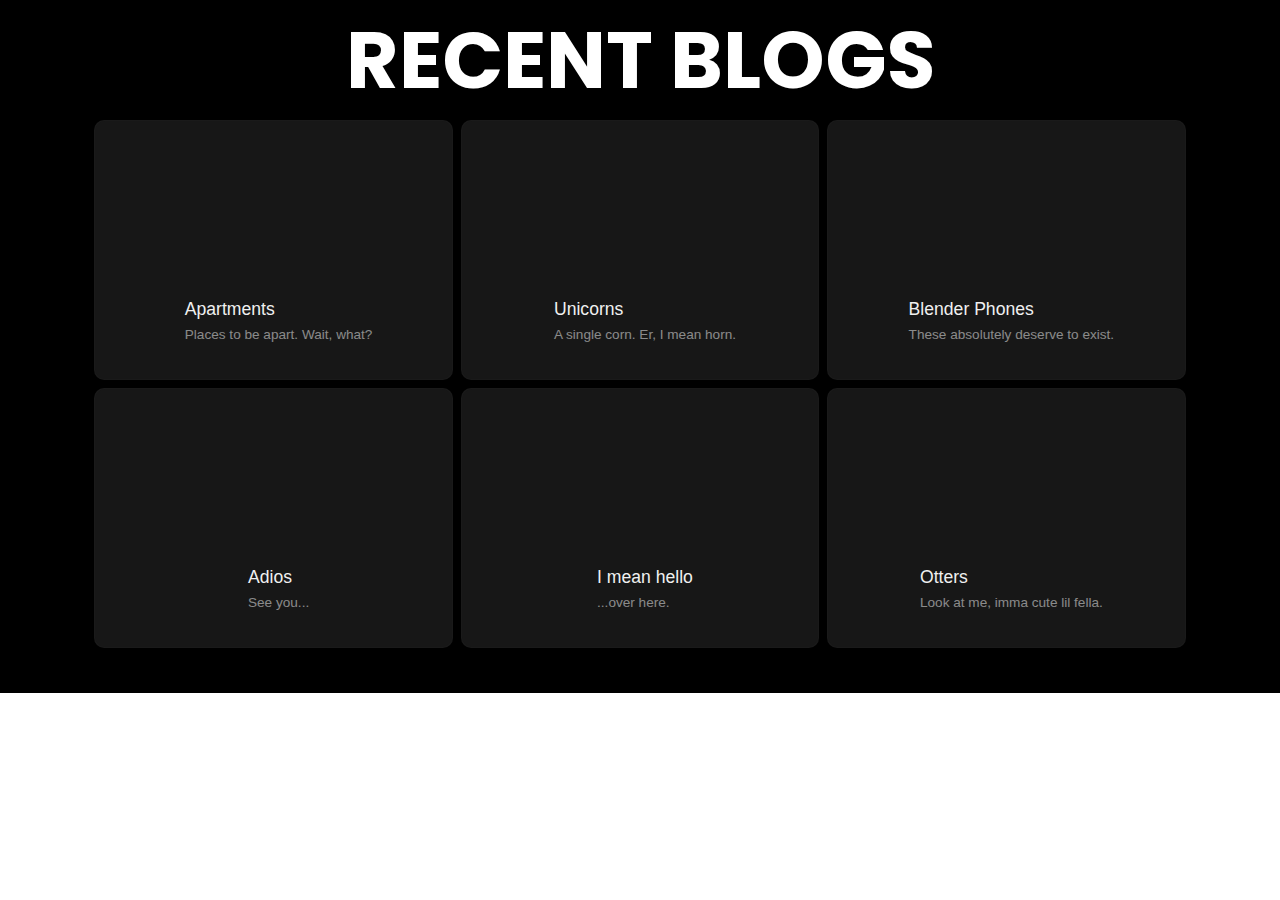
<file: blog.html>
<!DOCTYPE html>
<html lang="en">
 <head>
 <meta charset="utf-8">
 <title> Soteria </title>
 <meta name="viewport" content="width=device, initial-scale=1">
 <link href="https://fonts.googleapis.com/css2?family=Poppins:ital,wght@0,100;0,200;0,300;0,400;0,500;0,600;0,700;0,800;0,900;1,100;1,200;1,300;1,400;1,500;1,600;1,700;1,800;1,900&display=swap" rel="stylesheet">
 <link rel="stylesheet"  media="screen and (min-width: 600px)"href="blogstyle.css">
 <link rel="stylesheet" media="screen and (max-width: 600px)" href="mobile1.css">
 <link rel="icon" type="image/x-icon" src="/images/favicon.ico">
 <script src="blog.js" defer></script>
</head>
<body>
<div class="wrapper">
    <section class="title">
<h><strong>RECENT BLOGS</strong></h>
    </section>
    <section class="blogs">
        <div id="cards">
            <div class="card">
              <div class="card-content">
                <div class="card-image">
                  <i class="fa-duotone fa-apartment"></i>
                </div>
                <div class="card-info-wrapper">
                  <div class="card-info">
                    <i class="fa-duotone fa-apartment"></i>
                    <div class="card-info-title">
                      <h3>Apartments</h3>  
                      <h4>Places to be apart. Wait, what?</h4>
                    </div>    
                  </div>
                </div>
              </div>
            </div>
            <div class="card">
              <div class="card-content">
                <div class="card-image">
                  <i class="fa-duotone fa-unicorn"></i>
                </div>
                <div class="card-info-wrapper">
                  <div class="card-info">
                    <i class="fa-duotone fa-unicorn"></i>
                    <div class="card-info-title">
                      <h3>Unicorns</h3>  
                      <h4>A single corn. Er, I mean horn.</h4>
                    </div>    
                  </div>  
                </div>
              </div>
            </div>
            <div class="card">
              <div class="card-content">
                <div class="card-image">
                  <i class="fa-duotone fa-blender-phone"></i>
                </div>
                <div class="card-info-wrapper">
                  <div class="card-info">
                    <i class="fa-duotone fa-blender-phone"></i>
                    <div class="card-info-title">
                      <h3>Blender Phones</h3>  
                      <h4>These absolutely deserve to exist.</h4>
                    </div>    
                  </div>
                </div>
              </div>
            </div>
            <div class="card">
              <div class="card-content">
                <div class="card-image">
                  <i class="fa-duotone fa-person-to-portal"></i>
                </div>
                <div class="card-info-wrapper">
                  <div class="card-info">
                    <i class="fa-duotone fa-person-to-portal"></i>
                    <div class="card-info-title">
                      <h3>Adios</h3>  
                      <h4>See you...</h4>
                    </div>    
                  </div>
                </div>
              </div>
            </div>
            <div class="card">
              <div class="card-content">
                <div class="card-image">
                  <i class="fa-duotone fa-person-from-portal"></i>
                </div>
                <div class="card-info-wrapper">
                  <div class="card-info">
                    <i class="fa-duotone fa-person-from-portal"></i>
                    <div class="card-info-title">
                      <h3>I mean hello</h3>  
                      <h4>...over here.</h4>
                    </div>    
                  </div>
                </div>
              </div>
            </div>
            <div class="card">
              <div class="card-content">
                <div class="card-image">
                  <i class="fa-duotone fa-otter"></i>
                </div>
                <div class="card-info-wrapper">
                  <div class="card-info">
                    <i class="fa-duotone fa-otter"></i>
                    <div class="card-info-title">
                      <h3>Otters</h3>  
                      <h4>Look at me, imma cute lil fella.</h4>
                    </div>    
                  </div>
                </div>
              </div>
            </div>
          </div>
          
    </section>
</div>
</body>
</html>
</file>
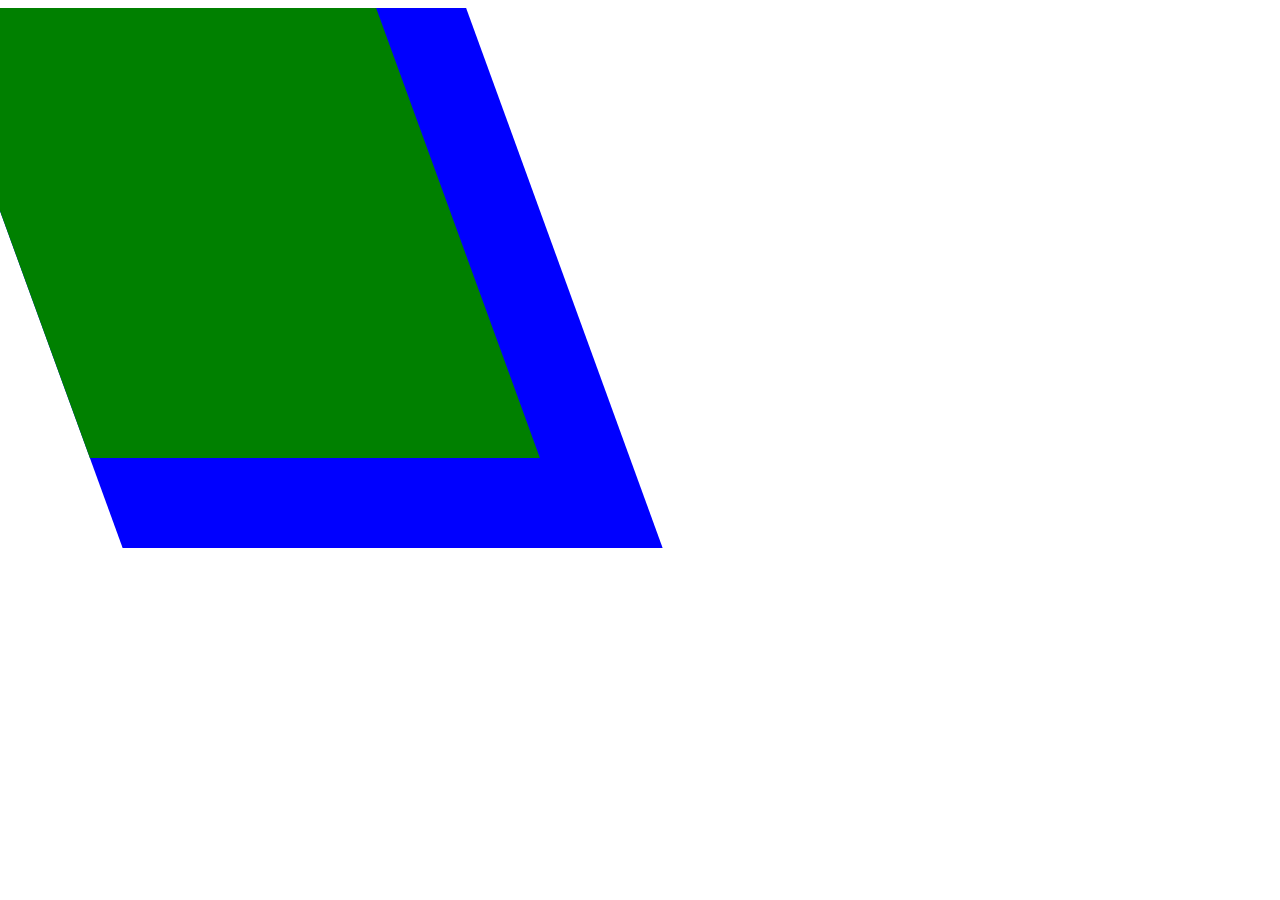
<file: blog1.html>
<!DOCTYPE html>
<html lang="en">
 <head>
 <meta charset="utf-8">
 <title> Soteria </title>
 <meta name="viewport" content="width=device, initial-scale=1">
 <link href="https://fonts.googleapis.com/css2?family=Poppins:ital,wght@0,100;0,200;0,300;0,400;0,500;0,600;0,700;0,800;0,900;1,100;1,200;1,300;1,400;1,500;1,600;1,700;1,800;1,900&display=swap" rel="stylesheet">
 <link rel="stylesheet"  media="screen and (min-width: 600px)"href="blog1.css">
 <link rel="stylesheet" media="screen and (max-width: 600px)" href="mobile1.css">
 <link rel="icon" type="image/x-icon" src="/images/favicon.ico">
</head>
<body>

<div class="wrapper">
    <section class="title">
        <div class="card-wrap">
<div class="card"></div>
</div>
    </section>
</div>
</body>
</html>
</file>
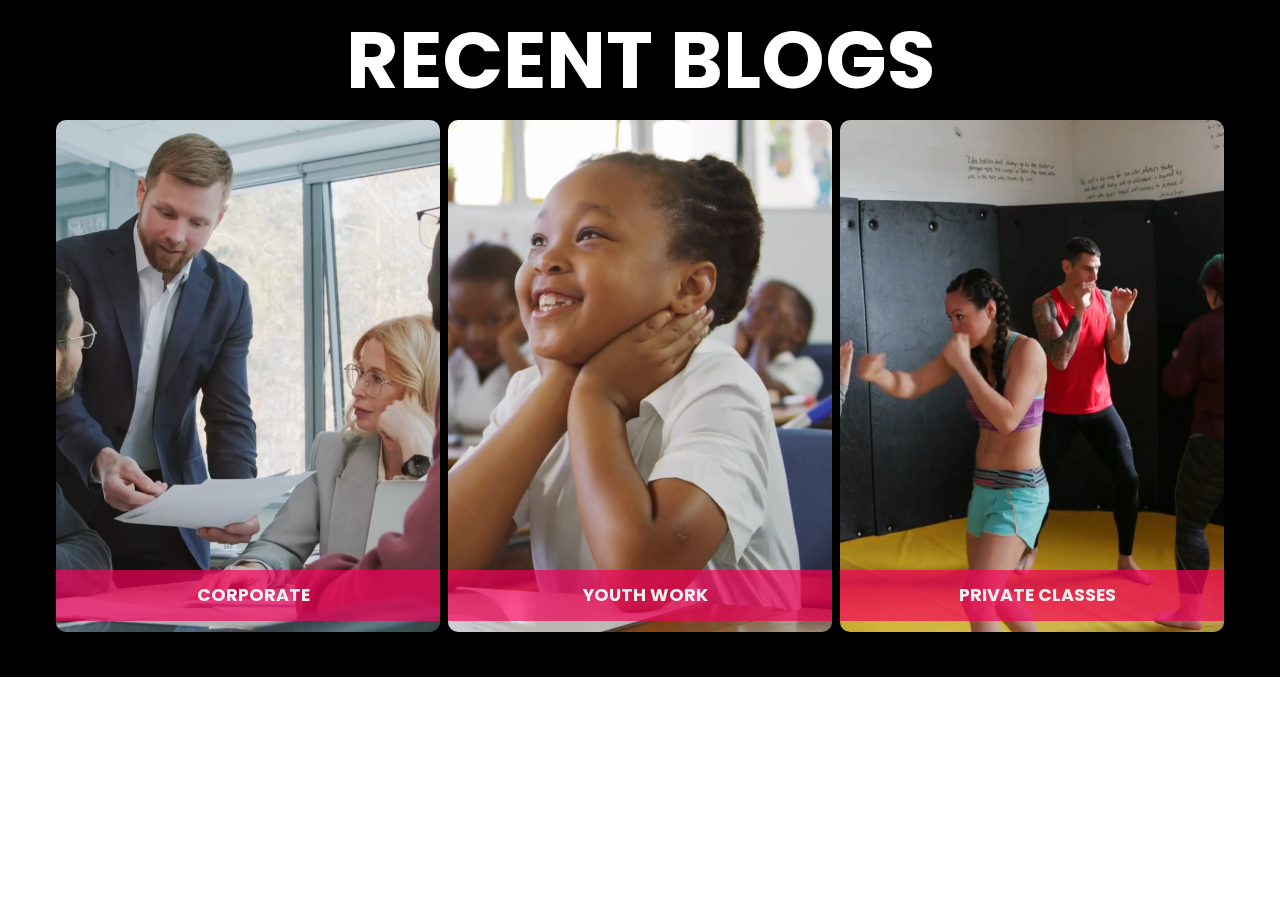
<file: services.html>
<!DOCTYPE html>
<html lang="en">
 <head>
 <meta charset="utf-8">
 <title> Soteria </title>
 <meta name="viewport" content="width=device, initial-scale=1">
 <link href="https://fonts.googleapis.com/css2?family=Poppins:ital,wght@0,100;0,200;0,300;0,400;0,500;0,600;0,700;0,800;0,900;1,100;1,200;1,300;1,400;1,500;1,600;1,700;1,800;1,900&display=swap" rel="stylesheet">
 <link rel="stylesheet"  media="screen and (min-width: 600px)"href="services.css">
 <link rel="stylesheet" media="screen and (max-width: 600px)" href="mobile1.css">
 <link rel="icon" type="image/x-icon" src="/images/favicon.ico">
 <script src="blog.js" defer></script>
</head>
<body>
<div class="wrapper">
    <section class="title">
<h><strong>RECENT BLOGS</strong></h>
    </section>
    <section class="blogs">
        <div id="cards">
            <div class="card">
                  <video src="corpvideo.mp4" autoplay muted loop></video>  
              <div class="card-content">
                <div class="card-image">
                  <i class="fa-duotone fa-apartment"></i>
                </div>
                <div class="card-info-wrapper">
                  <div class="card-info">
                    <i class="fa-duotone fa-apartment"></i>
                    <div class="card-info-title">
                      <h3><strong>CORPORATE</STRONG></h3>  
        
                    </div>    
                  </div>
                </div>
              </div>
            </div>
            <div class="card">
                <video src="yproject.mp4" autoplay muted loop></video>
              <div class="card-content">
                <div class="card-image">
                  <i class="fa-duotone fa-unicorn"></i>
                </div>
                <div class="card-info-wrapper">
                  <div class="card-info">
                    <i class="fa-duotone fa-unicorn"></i>
                    <div class="card-info-title">
                      <h3><strong>YOUTH WORK</strong></h3>  
                      </div>     
                  </div>  
                </div> 
              </div>
            </div>
            <div class="card">
                <video autoplay loop muted src="privatevideo.mp4"> </video>
              <div class="card-content">
                <div class="card-image">
                  <i class="fa-duotone fa-blender-phone"></i>
                </div>
                <div class="card-info-wrapper">
                  <div class="card-info">
                    <i class="fa-duotone fa-blender-phone"></i>
                    <div class="card-info-title">
                      <h3><strong>PRIVATE CLASSES</strong></h3>  
                       </div>    
                  </div>
                </div>
              </div>
            </div>
            </div>
    
    </section>
</div>
</body>
</html>
</file>
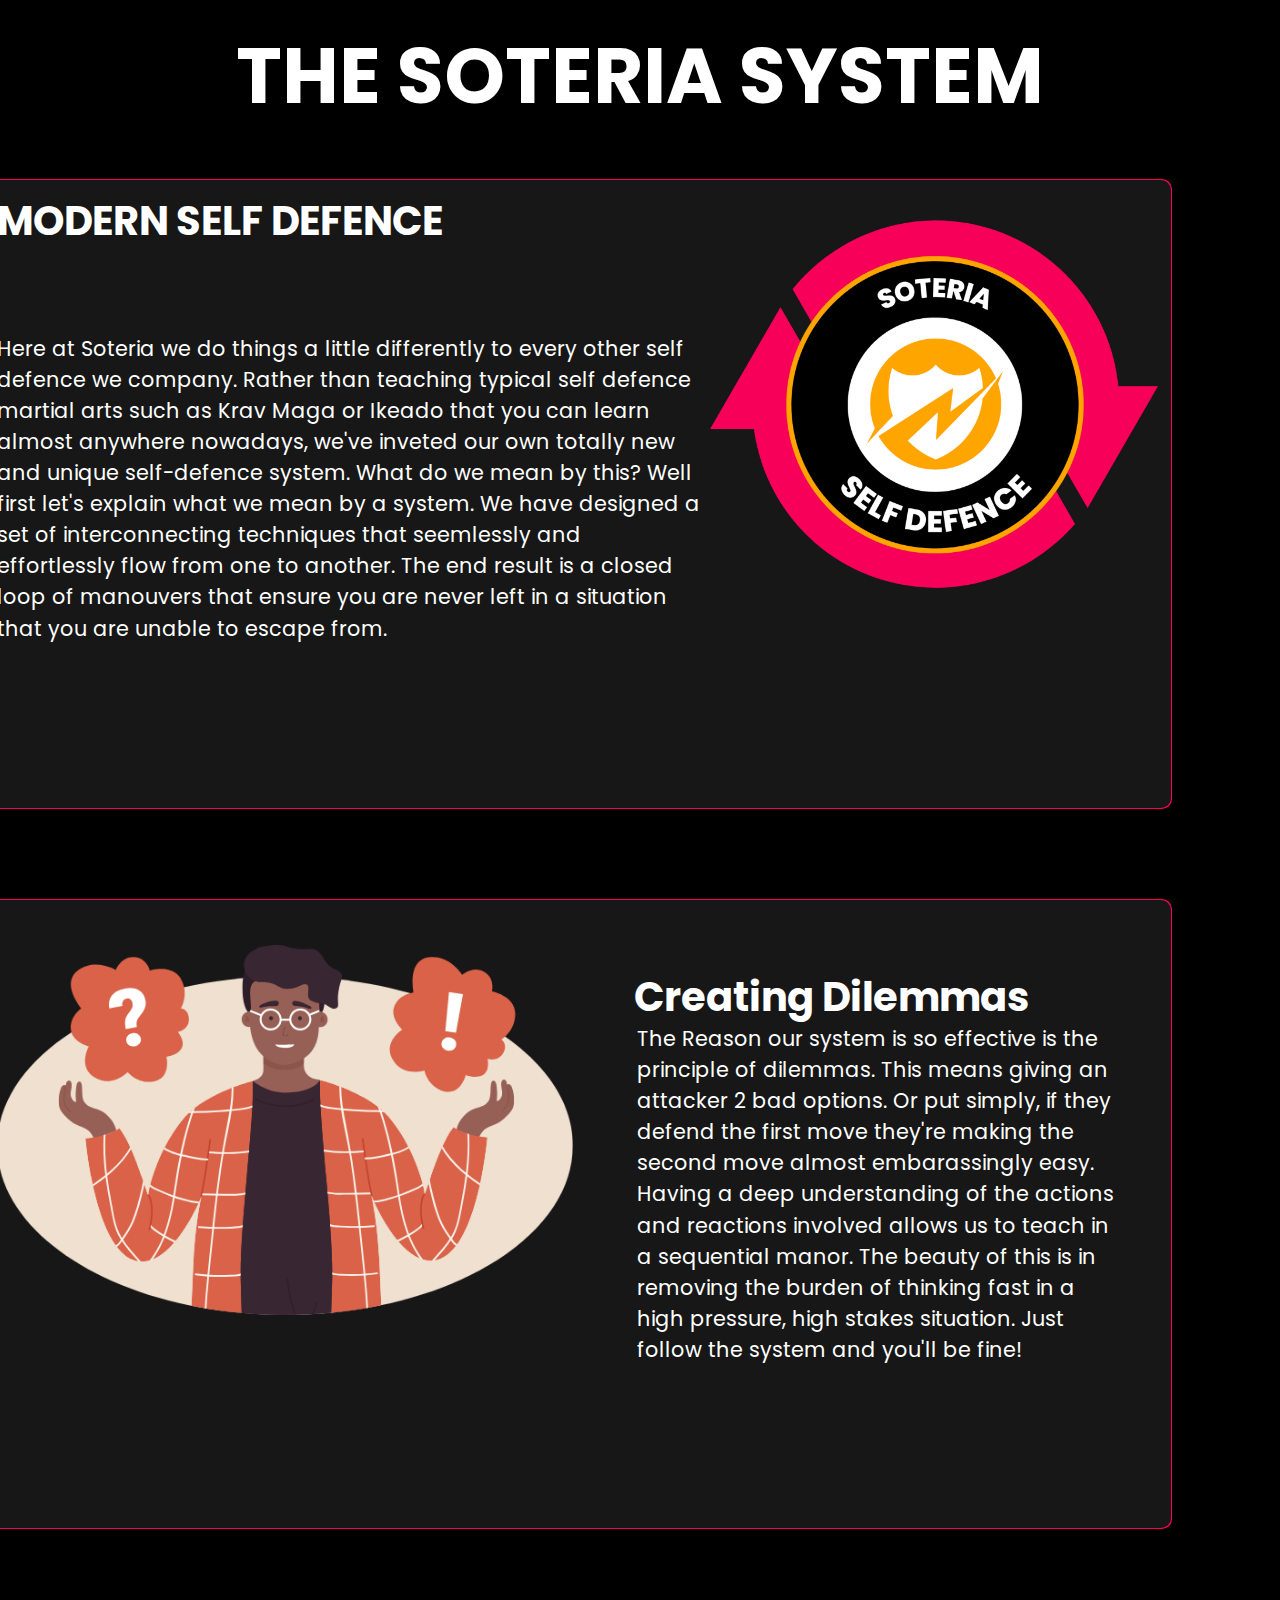
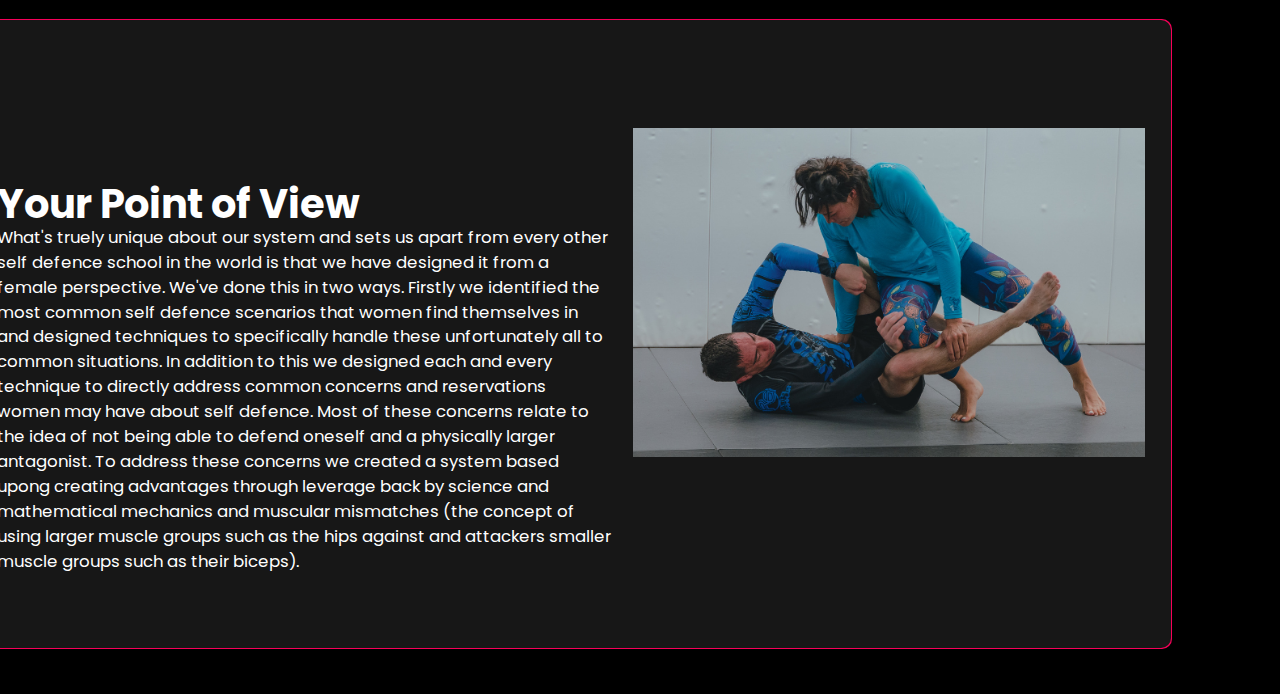
<file: systems.html>
<!DOCTYPE html>
<html lang="en">
 <head>
 <meta charset="utf-8">
 <title> Soteria </title>
 <meta name="viewport" content="width=device, initial-scale=1">
 <link href="https://fonts.googleapis.com/css2?family=Poppins:ital,wght@0,100;0,200;0,300;0,400;0,500;0,600;0,700;0,800;0,900;1,100;1,200;1,300;1,400;1,500;1,600;1,700;1,800;1,900&display=swap" rel="stylesheet">
 <link rel="stylesheet"  media="screen and (min-width: 600px)"href="system.css">
 <link rel="stylesheet" media="screen and (max-width: 600px)" href="mobile1.css">
 <link rel="icon" type="image/x-icon" src="/images/favicon.ico">
<script src="blog.js" defer></script>
</head>
<body>
<div class="wrapper">
<section class="title">
<h><strong>THE SOTERIA SYSTEM</strong></h>
</section>
<section class="info">
    <div id="cards">
        <div class="card">
          <div class="card-content">
            <div class="card-image">
              <i class="fa-duotone fa-apartment"></i>
            </div>
            <div class="card-info-wrapper">
              <div class="card-info">
                <i class="fa-duotone fa-apartment"></i>
                <div class="card-info-title">
                  <h3>MODERN SELF DEFENCE</h3>  
                  <p>Here at Soteria we do things a little differently to every other self defence we company. Rather than teaching
                    typical self defence martial arts such as Krav Maga or Ikeado that you can learn almost anywhere nowadays,
                    we've inveted our own totally new and unique self-defence system. What do we mean by this?
                    Well first let's explain what we mean by a system. We have designed a set of interconnecting techniques
                    that seemlessly and effortlessly flow from one to another. The end result is a closed loop of manouvers that
                    ensure you are never left in a situation that you are unable to escape from.</p>
                    <img src="soteriasystem.png" class="system-image">
                    
                </div>    
              </div>
            </div>
          </div>
        </div>

        <div class="card">
            <div class="card-content">
              <div class="card-image">
                <i class="fa-duotone fa-apartment"></i>
              </div>
              <div class="card-info-wrapper">
                <div class="card-info">
                  <i class="fa-duotone fa-apartment"></i>
                  <div class="card-info-title">
                    <h3 class="dilemma">Creating Dilemmas</h3>  
                    <p class="p2">The Reason our system is so effective is the principle of dilemmas. This means giving an attacker 2 bad options. Or put simply, if they defend the first move they're making the second move almost embarassingly easy. Having a deep understanding of the actions and reactions involved allows us to teach in a sequential manor. The beauty of this is in removing the burden of thinking fast in a high pressure, high stakes situation. Just follow the system and you'll be fine!</p>
                      <img src="dilemma.png" class="dilemma-image">
                      <div class="block"></div>
                  </div>    
                </div>
              </div>
            </div>
          </div>
          <div class="card">
            <div class="card-content">
              <div class="card-image">
                <i class="fa-duotone fa-apartment"></i>
              </div>
              <div class="card-info-wrapper">
                <div class="card-info">
                  <i class="fa-duotone fa-apartment"></i>
                  <div class="card-info-title">
                    <h3 class="POV">Your Point of View</h3>  
                    <p class="p3"> What's truely unique about our system and sets us apart from every other self defence school in the world
                        is that we have designed it from a female perspective. We've done this in two ways. Firstly we identified the most common
                        self defence scenarios that women find themselves in and designed techniques to specifically handle
                        these unfortunately all to common situations. In addition to this we designed each and every technique to
                        directly address common concerns and reservations women may have about self defence. Most of these concerns
                        relate to the idea of not being able to defend oneself and a physically larger antagonist. To address these concerns
                        we created a system based upong creating advantages through leverage back by science and mathematical mechanics and
                        muscular mismatches (the concept of using larger muscle groups such as the hips against and attackers smaller muscle
                        groups such as their biceps).</p><img src="jits.png" class="jits-image">
                  </div>    
                </div>
              </div>
            </div>
          </div>
    </div>
   
    <p class="p4">
        We are also unique in that our core system is designed solely to de-escalate confrontation. We focus our efforts around
        removing grips, escaping holds, and getting back to your feet. This 3 skills are essential in self defence as they give you
        the ability to escape any and every situation you may unfortunately find yourself
    </p>
    
        </section>
</div>
</body>
</html>
</file>
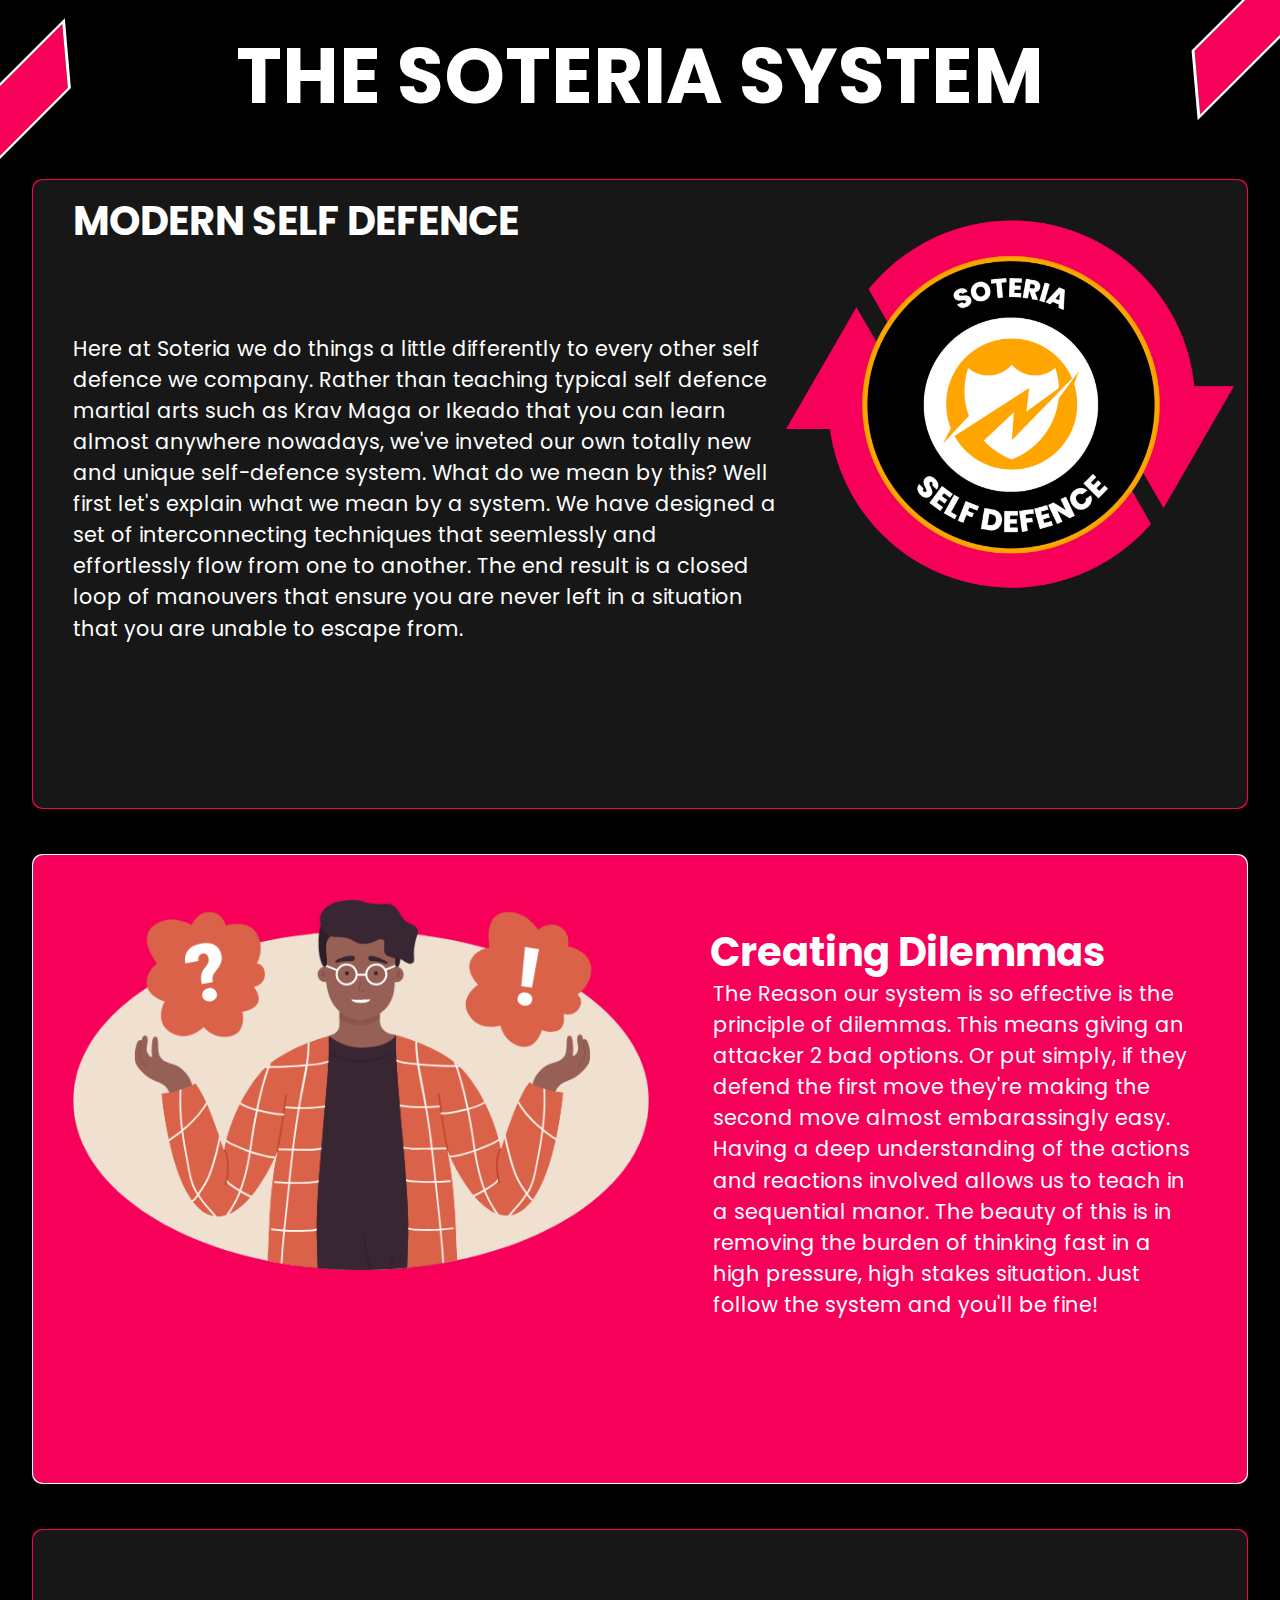
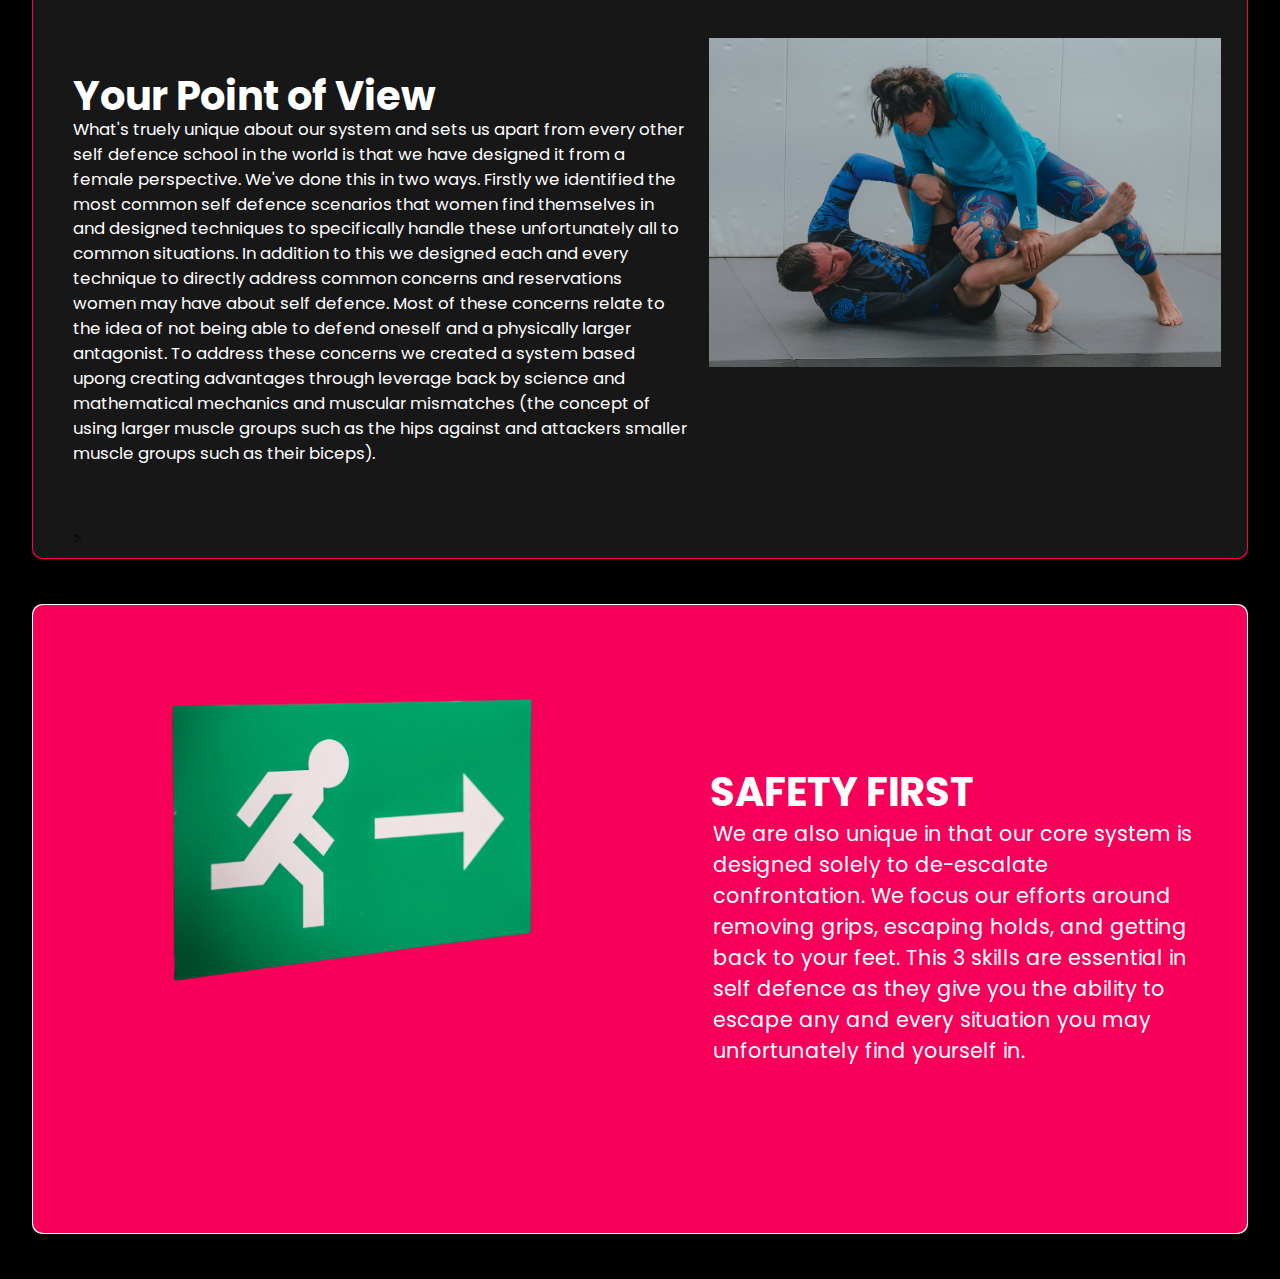
<file: systems2.html>
<!DOCTYPE html>
<html lang="en">
 <head>
 <meta charset="utf-8">
 <title> Soteria </title>
 <meta name="viewport" content="width=device, initial-scale=1">
 <link href="https://fonts.googleapis.com/css2?family=Poppins:ital,wght@0,100;0,200;0,300;0,400;0,500;0,600;0,700;0,800;0,900;1,100;1,200;1,300;1,400;1,500;1,600;1,700;1,800;1,900&display=swap" rel="stylesheet">
 <link rel="stylesheet"  media="screen and (min-width: 600px)"href="system.css">
 <link rel="stylesheet" media="screen and (max-width: 600px)" href="mobile1.css">
 <link rel="icon" type="image/x-icon" src="/images/favicon.ico">
<script src="blog.js" defer></script>
</head>
<body>
<div class="wrapper">
<section class="title">
<h><strong>THE SOTERIA SYSTEM</strong></h>
</section>
<section class="info">
    <div class="top-para"></div>
    <div class="top-para2"></div>
    <div id="cards">
        <div class="card">
          <div class="card-content">
            <div class="card-image">
              <i class="fa-duotone fa-apartment"></i>
            </div>
            <div class="card-info-wrapper">
              <div class="card-info">
                <i class="fa-duotone fa-apartment"></i>
                <div class="card-info-title">
                  <h3>MODERN SELF DEFENCE</h3>  
                  <p>Here at Soteria we do things a little differently to every other self defence we company. Rather than teaching
                    typical self defence martial arts such as Krav Maga or Ikeado that you can learn almost anywhere nowadays,
                    we've inveted our own totally new and unique self-defence system. What do we mean by this?
                    Well first let's explain what we mean by a system. We have designed a set of interconnecting techniques
                    that seemlessly and effortlessly flow from one to another. The end result is a closed loop of manouvers that
                    ensure you are never left in a situation that you are unable to escape from.</p>
                    <img src="soteriasystem.png" class="system-image">
                    
                </div>    
              </div>
            </div>
          </div>
        </div>
    </div>
    </section>
    <section class="info2">
        <div id="cards2">
        <div class="card2">
            <div class="card-content2">
              <div class="card-image2">
                <i class="fa-duotone fa-apartment"></i>
              </div>
              <div class="card-info-wrapper2">
                <div class="card-info2">
                  <i class="fa-duotone fa-apartment"></i>
                  <div class="card-info-title2">
                    <h3 class="dilemma">Creating Dilemmas</h3>  
                    <p class="p2">The Reason our system is so effective is the principle of dilemmas. This means giving an attacker 2 bad options. Or put simply, if they defend the first move they're making the second move almost embarassingly easy. Having a deep understanding of the actions and reactions involved allows us to teach in a sequential manor. The beauty of this is in removing the burden of thinking fast in a high pressure, high stakes situation. Just follow the system and you'll be fine!</p>
                      <img src="dilemma.png" class="dilemma-image">
                  </div>    
                </div>
              </div>
            </div>
          </div>
        </div>
        </section>
        <section class="info">
             <div id="cards3">
            <div class="card">
              <div class="card-content">
                <div class="card-image">
                  <i class="fa-duotone fa-apartment"></i>
                </div>
                <div class="card-info-wrapper">
                  <div class="card-info">
                    <i class="fa-duotone fa-apartment"></i>
                    <div class="card-info-title">
                        <h3 class="POV">Your Point of View</h3>  
                        <p class="p3"> What's truely unique about our system and sets us apart from every other self defence school in the world
                            is that we have designed it from a female perspective. We've done this in two ways. Firstly we identified the most common
                            self defence scenarios that women find themselves in and designed techniques to specifically handle
                            these unfortunately all to common situations. In addition to this we designed each and every technique to
                            directly address common concerns and reservations women may have about self defence. Most of these concerns
                            relate to the idea of not being able to defend oneself and a physically larger antagonist. To address these concerns
                            we created a system based upong creating advantages through leverage back by science and mathematical mechanics and
                            muscular mismatches (the concept of using larger muscle groups such as the hips against and attackers smaller muscle
                            groups such as their biceps).</p><img src="jits.png" class="jits-image">>
                        
                    </div>    
                  </div>
                </div>
              </div>
            </div>
        </div>
        </section>
        <section class="info2">
            <div id="cards4">
            <div class="card2">
                <div class="card-content2">
                  <div class="card-image2">
                    <i class="fa-duotone fa-apartment"></i>
                  </div>
                  <div class="card-info-wrapper2">
                    <div class="card-info2">
                      <i class="fa-duotone fa-apartment"></i>
                      <div class="card-info-title2">
                        <h3 class="dilemma">SAFETY FIRST</h3>  
                        <p class="p4">
                            We are also unique in that our core system is designed solely to de-escalate confrontation. We focus our efforts around
                            removing grips, escaping holds, and getting back to your feet. This 3 skills are essential in self defence as they give you
                            the ability to escape any and every situation you may unfortunately find yourself in.
                        </p><img src="exit.png" class="dilemma-image">
                      </div>    
                    </div>
                  </div>
                </div>
              </div>
            </div>
            </section>
        
    </body>
</html>
</file>
<file: blogstyle.css>
.wrapper {
    position: absolute;
    top: 0;
    left: 0;
    width: 100vw;
    height:fit-content;
    background-color: black;
    overflow: hidden; 
}

.title {
    display: flex;
    height: fit-content;
    width: 100vw;
    justify-content: center;
}

.title h {
color: white;
font-family: "Poppins", sans-serif;
font-size: 60pt;
}

:root {
    --bg-color: rgb(20, 20, 20);
    --card-color: rgb(23, 23, 23);
  }
  
.blogs{
    display: flex;
    justify-content: center;
    margin-bottom: 5vh;
    flex-direction: row;
    align-items: center;
}
  
  #cards {
    display: flex;
    flex-wrap: wrap;
    gap: 8px;  
    max-width: 90vw;
    width: calc(100% - 20px);
    justify-content: center;
    align-items: center;
    align-content: center;
  }
  
  #cards:hover > .card::after {
    opacity: 1;
  }
  
  .card {
    background-color: rgba(255, 255, 255, 0.1);
    border-radius: 10px;
    cursor: pointer;
    display: flex;
    height: 260px;
    flex-direction: row;
    position: relative; 
    width: 28vw;  
  }
  
  .card {
    background-color: rgba(255, 255, 255, 0.1);
    border-radius: 10px;
    cursor: pointer;
    display: flex;
    height: 260px;
    flex-direction: row;
    position: relative; 
    width: 28vw;  
  }

  .card:hover::before {
    opacity: 1;
  }
  
  .card::before,
  .card::after {
    border-radius: inherit;
    content: "";
    height: 100%;
    left: 0px;
    opacity: 0;
    position: absolute;
    top: 0px;
    transition: opacity 500ms;
    width: 100%;
  }
  
  .card::before {
    background: radial-gradient(
      600px circle at var(--mouse-x) var(--mouse-y), 
      #f60059,
      transparent 40%
    );
    z-index: 3;
  }
  
  .card::after {  
    background: radial-gradient(
      600px circle at var(--mouse-x) var(--mouse-y), 
      #f60059,
      transparent 40%
    );
    z-index: 1;
  }
  
  .card > .card-content {
    background-color: var(--card-color);
    border-radius: inherit;
    display: flex;
    flex-direction: column;
    flex-grow: 1;
    inset: 1px;
    padding: 10px;
    position: absolute;
    z-index: 2;
  }
  
  /* -- ↓ ↓ ↓ extra card content styles ↓ ↓ ↓ -- */
  
  h1, h2, h3, h4, span {
    color: rgb(240, 240, 240);
    font-family: "Rubik", sans-serif;
    font-weight: 400;
    margin: 0px;
  }
  
  i {  
    color: rgb(240, 240, 240);
  }
  
  .card-image {
    align-items: center;
    display: flex;
    height: 140px;
    justify-content: center;
    overflow: hidden;
  }
  
  .card-image > i {
    font-size: 6em;
    opacity: 0.25;
  }
  
  .card-info-wrapper {
    align-items: center;
    display: flex;
    flex-grow: 1;
    justify-content: center;
    padding: 0px 20px;
  }
  
  .card-info {
    align-items: flex-start;
    display: flex;
    gap: 10px;
  }
  
  .card-info > i {  
    font-size: 1em;
    height: 20px;
    line-height: 20px;
  }
  
  .card-info-title > h3 {
    font-size: 1.1em;
    line-height: 20px;
  }
  
  .card-info-title > h4 {
    color: rgba(255, 255, 255, 0.5);
    font-size: 0.85em;
    margin-top: 8px;
  }
  
  /* -- ↓ ↓ ↓ some responsiveness ↓ ↓ ↓ -- */
  
  @media(max-width: 1000px) {
    body {
      align-items: center;  
      overflow: auto;
    }
    
    #cards {    
      max-width: 1000px;
      padding: 10px 0px;
    }
    
    .card {
      flex-shrink: 1;
      width: calc(50% - 4px);
    }
  }
  
  @media(max-width: 500px) {
    .card {
      height: 180px;
    }
    
    .card-image {
      height: 80px;  
    }
    
    .card-image > i {
      font-size: 3em;
    }
      
    .card-info-wrapper {
      padding: 0px 10px;
    }
    
    .card-info > i { 
      font-size: 0.8em; 
    }
    
    .card-info-title > h3 {
      font-size: 0.9em;
    }
  
    .card-info-title > h4 {
      font-size: 0.8em;
      margin-top: 4px;
    }
  }
  
  @media(max-width: 320px) {
    .card {
      width: 100%;
    }
  }
</file>
<file: mobile1.css>
html{
    min-height:100%;/* make sure it is at least as tall as the viewport */
    position:relative;
}
body{
    height:100%; 
    background-color: black;
}   

.corporate-video {
    height: 60vh;
}
    

.slide video {
    height: 100%; 
z-index: 85;}



#cards {
    display: flex;
    flex-direction: row;
    gap: 8px;  
    max-width: 95vw;
    width: 100vw; 
    justify-content: center;
    align-items: center;
    z-index: 2;
    align-content: center;
    margin-bottom: 5vh; 
    
  }



.card-info-title {
    background: black; 
    height: 3.5em;align-content: center;  
    justify-content: flex-end;
    position: absolute;top:70%; left: 8%;    
    z-index: 10002;
    width: 80vw;  
      }




.navbar{
    background: rgba(0, 0, 0, 1);  
    width: 8.5vh; 
    height: 8vh;  
    position:fixed;
    display: flex;
    z-index: 1345435;
    flex-direction: row; 
    justify-content: flex-start;     
    align-items:center;
    transition: 900ms ease-in-out; 
    align-content: space-between; 
    margin: 0;
    row-gap: 0px;
    opacity: .9; 
       
}


.navbar:hover p {
    display: flex; 
    align-self: flex-end;
    justify-self:flex-end; 
    position: relative;left: 2vh; 
}

.navbar p {
    display:none;
font-family: 'poppins',sans-serif; 
font-weight: bold;
position: relative;left: 1vw; 
text-align: left;
color: white;}     

.navbar:hover .home-link {
    position: absolute; top:0vh;
    width: 35vw; 
}


.home-link p {
margin-left: 5vh;   
}


.navbar:hover {
width: 40vw;       
height: 100vh;
}

.navbar:hover li {
    border-top: solid rgba(255, 255, 255, 0.146) 1pt;
    border-bottom: solid rgba(255, 255, 255, 0.146)1pt; 
}

.navbar:hover   .members-link {  
    border-bottom:rgba(255, 255, 255, 0.146) 2pt solid;  
}
.card  {   
    display: none;
}

.bolt {
    display: none;
}

.neon-star {
    display: none;
}
.navbar:hover   .home-link {  
    border-bottom: rgba(255, 255, 255, 0.146)2pt  solid ;  
    border-top: none;  
    margin-top: 1vh; 
} 
 
.members-link p {
position: relative;top: 1vh; 

}
.slider-container {
    height: 100vh;
    display: inline-flex;
    overflow: hidden;
    scrollbar-width: none;
    transform: translateX(0);
    will-change: transform;
    transition: transform 0.3s ease-out;
    cursor: grab;
    margin-top: -10vh; 
  }
  
  .slide{
    max-height: 100vh;
    width: 100vw;
    display: flex;
    align-items: center;
    justify-content: center;
    padding: 1rem;
   }
  
  @media(min-width: 1200px){
    .slide {
      padding: 3rem;
    }
  }
  
  .slide video{
    max-width: 90%;
    max-height: 100%;  
    transition: transform 0.3s ease-in-out;
    box-shadow: 5px 5px 50px -1px var(--shadow);
    border-radius: 4px;
       user-select: none;
  }
  
  .grabbing {
    cursor: grabbing;
  }
   
  .grabbing .slide video{
    transform: scale(0.9);
    box-shadow: 5px 5px 40px -1px var(--shadow);
  }

.navbar:hover  .home-link ~ li {  
display: flex;
width: 35vw;  
} 


a > img{ 
    position: relative;top: 2vh;  
}


.bloglink:hover p{
    display: flex; 
}

.navbar:hover  .blog-link {
    border-top:rgba(255, 255, 255, 0.146) 2pt solid;  
} 



.navbar li { 
    margin-bottom: 0vh; 
    margin-bottom: 0vh;
    list-style:none;
     margin-left: -5.5vh;  
}



.home-link ~ li {
    display: none; 
    opacity: 1;  
}


.neon-crown:hover{ 
    scale: 2;
} 

.neon-crown:hover ~ .navbar{ 
    display: flex;    
    transition: 800ms ease-in-out;
    width: 100vw; 

}
   
  .blogicon {
    height: 6vh;  
    transition: 900ms ease-in-out;
  }
 
  .homeicon {
    height: 6vh;  
    transition: 900ms ease-in;
    position: absolute;top: 1vh;  
  } 



  .wellbeingicon {
    height: 6vh;
   }
    
.wrapper {
    position: absolute;
    top: 0;
    left: 0;
    width: 100vw;
    height:fit-content;
    background-color: black;
    overflow: hidden; 
}
    .triangle {
        display: none;
                }
    .top-para {
        display: none;
        }
    .bottom-para1{
        display: none;
    }
    .bottom-para2{
        display: none;
    }

    .heading {
        width: 80vw;
        position: absolute; top: 72vh;  


    }

.safe{
    width: 80vw;
position: absolute;top: 80vh;
}
.landing h {
       
    display: none;
    }

    
.highlight {
    display: none;
}

    .landing {
        position: relative;
        display: flex;
        justify-content: center;
        align-items:center;
        align-content: center;
        flex-flow: column wrap;
        column-gap: 0vw;
        height: 100vh;
    }
    .logo {
        display: flex;
        height: 90vh;
        }
    .mission {
        display: flex;
        overflow: hidden;
        justify-content: flex-start;
        align-items: center;
        align-content: center;
        flex-direction: column;
        width: 100vw;
        position: relative;
        height: fit-content;
    }
.mata {
    display: none;
}

.mission h {
    text-align: center;
    font-size: 30pt;
    color: white;
    font-family: "Poppins", sans-serif;
    width: 100vw;
    z-index: 10;
   padding-top: 15vw; 
    border: 0;
order: 1;
position: relative;
}

.mission p {
    color: white;
    font-size: 12pt;
    font-family: "Poppins", sans-serif;
    width: 80vw;
    line-height: 1.2;
    text-align: center;
    order: 2;
    position: relative;
}     


.b1 {
    width: 60vw;
    position: relative;
    order: 3;
}
.button1{width: 60vw;
    padding-top: 3vh;
    padding-bottom: 3vh;
}

.bottom-white-para-1 {
    display: none;
}

.bottom-white-para-2 {
   display: none;
}
.video-background{
    display: none;
}
.white-triangle{
    display: none;
}
.b2 {
    width: 60vw;
    position: relative;
    order: 3;
}
.button2{width: 60vw;
    padding-top: 3vh;
    padding-bottom: 3vh;
}

    .service{
        display: flex;
        overflow:visible;
        justify-content: center;
        align-items: center;
        align-content: center;
        flex-flow: column;
        width: 100vw;
        position: relative;
        background-color: #f60059;
    }
    .service h {
        text-align: center;
        font-size:9vw;
        color: white;
        font-family: "Poppins", sans-serif;
        width: 100vw; 
        z-index: 10;
        border: 0;
        margin-top: 1vh; 
    order: -1;
    }
    .crown {
        display: none;
    }
    .container{
        display: none;
    }
  
   .vid-container {
       display: none;
    
    }

    .dot {
        background-color: red;
        height: 4rem;
        width: 4rem;
        border: 50%;
        position:absolute;
        transform: translate(-50%, -50%);
      }
.slides {
    display: flex;
    flex-direction: row;
    justify-content: center;
   align-content: space-between;
   transition: 900ms ease-in-out;
 
}
.slides:hover{
    translate:32.5%;    
}


.corporate-video {
    display: none;
}
    .video-slides {
width: 80vw;
overflow:visible
    }
    .slider{
        position: relative;
        width: 80vw;
        margin: auto;
        overflow: visible;
    }
    .slider img{
        width: 80vw;
        display: none;
    }
    img.displaySlide{
        display: block;
        animation-name: fade;
        animation-duration: 1.5s;
    }
    .privmobile {
    position: absolute; top: .9vh; left: 8.8vw;
    width: 65vw;
    transform: skew(-15.5deg) scaleX(.85);
    }

    .corpmobile {
        position: absolute; top: .9vh; left: 68.8vw;
        width: 65vw;
        transform: skew(-15.5deg) scaleX(.85);
        }

        .youthmobile {
            position: absolute; top: .9vh; left: 48.8vw;
            width: 65vw;
            transform: skew(-15.5deg) scaleX(.85);
            }
        





    .slider button{
        position: absolute;
        top: 50%;
        transform: translateY(-50%);
        font-size: 2rem;
        padding: 10px 15px;
        background-color: hsla(0, 0%, 0%, 0.5);
        color: white;
        border: none;
        cursor: pointer;
    }
    .prev{
        left: 0;
    }
    .next{
        right: 0;
    }
    @keyframes fade {
        from {opacity: .5}
        to {opacity: 1}
    }

    .youth-work {
        width: 70vw;
        
    }
    .wellbeing {
        width: 70vw;
       
    }
    .privates {
        width: 70vw;
     
    }
    
    hr{
        display: none;
    }
    .about-para {
        display: none;
    }
    .star {
        display: none;
    }

    .about {
        display: flex;
        overflow: hidden;
        justify-content: center;
        align-items: center;
        align-content: center;
        flex-direction: column;
        width: 100vw;
        position: relative;
        height: fit-content;
    }
   .about h1 {
    text-align: center;
    font-size: 30pt;
    color: white;
    font-family: "Poppins", sans-serif;
    width: 100vw;
    z-index: 10;
    border: 0;
order: -1;
   }
.about-container {
    display: flex;
        overflow: hidden;
        justify-content: center;
        align-items: center;
        align-content: center;
        flex-direction: column;
        width: 100vw;
        position: relative;
        height: fit-content;
}
   .about p{
    color: white;
    font-size: 12pt;
    font-family: "Poppins", sans-serif;
    width: 80vw;
    line-height: 1.2;
    text-align: center;
    order: 1;
   }
   .break
   {
    display: none;
   }
.quote {
    display: flex;
    flex-flow: column;
    justify-content: center;
    align-items: center;
    align-content: center;
    background-color: #f60059;
    border-top: solid white 2pt;
    border-bottom: solid white 2pt;
}

.quote p {
    color: white;
    font-size: 12pt;
    font-family: "Poppins", sans-serif;
    width: 80vw;
    line-height: 1.2;
    text-align: center;
    order: 1;
    padding: 3vh;
}
.strike {
    display: none;
}

.stats{
    display: flex;
    overflow: hidden;
    justify-content: center;
    align-items: center;
    align-content: center;
    flex-flow: column;
    width: 100vw;
    position: relative;
}

.row1{display: none;}
.row2{display: none;}
.row3{display: none;}

.stat-slides{
    display: flex;
        overflow: hidden;
        justify-content: center;
        align-items: center;
        align-content: center;
        flex-flow: column;
        width:80vw;
        margin-bottom: 3vh;
}
.stats-carousel{
    position: relative;
        width: 80vw;
        margin: auto;
        overflow: visible;
    
}


.stats h1{
    text-align: center;
    font-size: 30pt;
    color: white;
    font-family: "Poppins", sans-serif;
    width: 100vw;
    z-index: 10;
    border: 0;
order: -1;
}
.stats-carousel img{
    width: 100%;
    display: none;
    margin-bottom: 10vh;
}

.stats-carousel img.addSlide{
    display: block;
    animation-name: fade;
    animation-duration: 1.5s;
}
.stats-carousel img.addSlide{
    display: block;
    animation-name: fade;
    animation-duration: 1.5s;
}
.stats-carousel button{
    position: absolute;
    top: 50%;
    transform: translateY(-50%);
    font-size: 2rem;
    padding: 10px 15px;
    background-color: hsla(0, 0%, 0%, 0.5);
    color: white;
    border: none;
    cursor: pointer;
}
.mobile-reviews {
    display: flex;
    overflow: hidden;
    justify-content: center;
    align-items: center;
    align-content: center;
    flex-direction: column;
    width: 100vw;
    background-color: #f60059;
}

.review-carousel{
    margin-top: 3vh;
    position: relative;
    width: 80vw;
    margin: auto;
    overflow: hidden;
}
.review-carousel img{
    width: 80vw;
    display: none;
}

.review-carousel img.addSlide{
    display: block;
    animation-name: fade;
    animation-duration: 1.5s;
}
.review-carousel img.addSlide{
    display: block;
    animation-name: fade;
    animation-duration: 1.5s;
}
.review-carousel button{
    position: absolute;
    top: 50%;
    transform: translateY(-50%);
    font-size: 2rem;
    padding: 10px 15px;
    background-color: hsla(0, 0%, 0%, 0.5);
    color: white;
    border: none;
    cursor: pointer;
}

.forward{
    left: 0;
}
.backward{
    right: 0;
}
.usp-sliders{
    position: relative;
    width: 80vw;
    margin: auto;
    overflow: hidden;
    margin-bottom: 3vh;
}
.usp-sliders img{
    width: 80vw;
    display: none;
}

.usp-sliders img.newSlide{
    display: block;
    animation-name: fade;
    animation-duration: 1.5s;
}
.usp-sliders img.newSlide{
    display: block;
    animation-name: fade;
    animation-duration: 1.5s;
}
.usp-sliders button{
    position: absolute;
    top: 50%;
    transform: translateY(-50%);
    font-size: 2rem;
    padding: 10px 15px;
    background-color: hsla(0, 0%, 0%, 0.5);
    color: white;
    border: none;
    cursor: pointer;
}
.usp-carousel{
    display: flex;
    overflow: hidden;
    justify-content: center;
    align-items: center;
    align-content: center;
    flex-direction: column;
    width: 100vw;
}
.reviews{
    display: flex;
        overflow: hidden;
        justify-content: center;
        align-items: center;
        align-content: center;
        flex-direction: column;
        width: 100vw;
        position: relative;
        height: fit-content;
        background-color: #f60059;
}

.wood {
    display: none;
}


.tat {
    display: none;
}

.vpc {
    display: none;
}

.usp{
    display: none;
}

.ebook-mobile {
    display: flex;
    overflow: hidden;
    justify-content: center;
    align-items: center;
    align-content: center;
    flex-direction: column;
    width: 100vw;
}

.ebook-mobile p {
    color: white;
    font-size: 16pt;
    font-family: "Poppins", sans-serif;
    width: 80vw;
    line-height: 1.2;
    text-align: center;
    margin-bottom: 3vh;
    margin-top: 2vh;

}



.book-sliders{
    position: relative;
    width: 80vw;
    margin: auto;
    overflow: hidden;
    margin-bottom: 3vh;
}
.book-sliders img{
    width: 80vw;
    display: none;
}

.book-sliders img.moveSlide{
    display: block;
    animation-name: fade;
    animation-duration: 1.5s;
}
.book-sliders img.moveSlide{
    display: block;
    animation-name: fade;
    animation-duration: 1.5s;
}
.book-sliders button{
    position: absolute;
    top: 50%;
    transform: translateY(-50%);
    font-size: 2rem;
    padding: 10px 15px;
    background-color: hsla(0, 0%, 0%, 0.5);
    color: white;
    border: none;
    cursor: pointer;
}

.ebook {
    display: none;
}
.contact {
    display: flex;
    overflow: hidden;
    justify-content: center;
    align-items: center;
    align-content: center;
    flex-direction: column;
    width: 100vw;
    background-color: #f60059;
}
.form {
    order: 1;
    margin-bottom: 2vh;
}
.tri-2 {
    display: none;
}

.white-para-1{
    display: none;
}

.white-para-2 {
    display: none;
}
.contact h {
    font-family: "poppins",sans-serif;
    font-size: 30pt;
    color: white;
    order: -1;
    margin-top: 3vh;
    margin-bottom: 3vh;
}
.contact img {
    width: 80vw;
    margin-top: 3vh;
}

.contact-details{
    display: flex;
flex-flow: column;
justify-content: center;
align-items: center;
align-content: center;
margin-bottom: 5vh;
order: 3;
}

.call {
    margin-bottom: 3vh;
}

.reviews h {
    text-align: center;
    font-size: 30pt;
    color: white;
    font-family: "Poppins", sans-serif;
    width: 80vw;
    z-index: 10;
    border: 0;
order: -1;
margin: 3vh;
}

.usp-carousel h {
    text-align: center;
    font-size: 30pt;
    color: white;
    font-family: "Poppins", sans-serif;
    width: 100vw;
    z-index: 10;
    border: 0;
order: -1;
margin: 3vh;
}


.usp-sliders{
    position: relative;
    width: 80vw;
    margin: auto;
    overflow: hidden;
    margin-bottom: 3vh;
}
.usp-sliders img{
    width: 80vw;
    display: none;
}

.usp-sliders img.newSlide{
    display: block;
    animation-name: fade;
    animation-duration: 1.5s;
}
.usp-sliders img.newSlide{
    display: block;
    animation-name: fade;
    animation-duration: 1.5s;
}
.usp-sliders button{
    position: absolute;
    top: 50%;
    transform: translateY(-50%);
    font-size: 2rem;
    padding: 10px 15px;
    background-color: hsla(0, 0%, 0%, 0.5);
    color: white;
    border: none;
    cursor: pointer;
}
.usp-carousel{
    display: flex;
    overflow: hidden;
    justify-content: center;
    align-items: center;
    align-content: center;
    flex-direction: column;
    width: 100vw;
}

.team {
    display: flex;
    overflow: hidden;
    justify-content: center;
    align-items: center;
    align-content: center;
    background-color: #f60059;
    height: fit-content;
    flex-flow: column;
}

.team h {
    text-align: center;
    font-size: 30pt;
    color: white;
    font-family: "Poppins", sans-serif;
    width: 80vw;
    z-index: 10;
   padding-top: 5vh;
    border: 0;
order: -1;
}

.team img{
width: 60vw;
}

.team p {
    color: white;
    font-size: 12pt;
    font-family: "Poppins", sans-serif;
    width: 80vw;
    line-height: 1.2;
    text-align: center;
    order: 2;
}

.row-kieran {
    width: 100vw;
    display: flex;
    flex-flow: column;
    justify-content: center;
    align-items: center;
    align-self: center;
    order: 2;
    margin-top: 3vh;
   
  }

  .row-ellie {
    width: 100vw;
    display: flex;
    flex-flow: column;
    justify-content: center;
    align-items: center;
    align-self: center;
    order: 3;
    margin-top: 3vh;
  }
</file>
<file: blog1.css>
.card {
    height: 50vh;
    width: 50vh;
    position: relative;
    background-color: green;
  

}

.card-wrap {
    transform: skewX(20deg);
}
.card::after {
    height: 100%;
    width: 100%;
    content: '';
    background-color: blue;
   z-index: -1;
    position: absolute;
    padding: 10%;
 
}
</file>
<file: services.css>
.wrapper {
    position: absolute;
    top: 0;
    left: 0;
    width: 100vw;
    height:fit-content;
    background-color: black;
    overflow: hidden; 
}

.title {
    display: flex;
    height: fit-content;
    width: 100vw;
    justify-content: center;
}

.title h {
color: white;
font-family: "Poppins", sans-serif;
font-size: 60pt;
}

:root {
    --bg-color: rgb(231, 5, 5);
    --card-color: rgb(241, 0, 0); 
  }
  
.blogs{
    display: flex;
    justify-content: center;
    margin-bottom: 5vh;
    flex-direction: row;
    align-items: center;
}
  
  #cards {
    display: flex;
    flex-wrap: wrap;
    gap: 8px;  
    max-width: 95vw;
    width: calc(100% - 20px);
    justify-content: center;
    align-items: center;
    z-index: 2;
    align-content: center;
    
  }
  
  #cards:hover > .card::after {
    opacity: 1;
  }


  .card:hover{
    transform: scale(1.05); 
   } 
  
  
  .card:hover ~ .card-content {
    opacity: 0;
  }
  

  .card {
    background-color: rgba(255, 255, 255, 0.1);
    border-radius: 10px;
    cursor: pointer;
    display: flex;
    height: 40vw;
    flex-direction: row;
    position: relative;  
    width: 30vw;  
    overflow: hidden;
    z-index: 1; 
    transition: 600ms ease-in-out;
   }


  .card:has(~ .card:hover) {   
   transform: scale(.9);
  }

  .card:hover ~.card{
    transform: scale(.9);
      
  }

  .card:hover::before {
    opacity: 1;
  }
  
  .card::before,
  .card::after {
    border-radius: inherit;
    content: "";
    height: 100%;
    left: 0px;
    opacity: 0;
    position: absolute;
    top: 0px;
    transition: opacity 500ms;
    width: 100%;
  }
  
.card:hover .card-info-title{
  display: none;
}
  .card:hover video {
    opacity: .3;
  }
  .card::before {
    background: radial-gradient(
      10px circle at var(--mouse-x) var(--mouse-y), 
      #f60059, 
      transparent 5% 
        ); 
        content:'Self-defence is not just about protecting the body but also protecting the mind. Chose from our revolutionary employee protection program to empower your employees or our mixed martial arts stress buster for a fun pact away day where your team can let it all out!';
    z-index: 30000;
    font-size: 2.2vw;   
    text-align: center;
  justify-content: center;
  align-content: center;
  font-family: 'poppins', sans-serif;
  color: white;
  background-color: #f6005a25;
   
  }
  
  .card::after {  
    background: radial-gradient(
      300px circle at var(--mouse-x) var(--mouse-y), 
      #f6005a7b,
      transparent 40%     
    );
    z-index: 1;
  }
  
  .card > .card-content {
    border-radius: inherit;
    display: flex;
    flex-direction: column;
    flex-grow: 1;
    inset: 1px;
    padding: 10px;
    position: absolute;
    z-index: 2;
    
  }
  


   video {
    position: absolute; left: -28%;  
    display: flex;
  height:100%;
    z-index: -1;   
   }
  /* -- ↓ ↓ ↓ extra card content styles ↓ ↓ ↓ -- */
  
  h1, h2, h3, h4, span {
    color: rgb(240, 240, 240);
    font-family: "poppins", sans-serif;
    font-weight: 400;
    margin: 0px;
  }
  
   .card-image {
    align-items: center;
    display: flex;
    height: 140px;
    justify-content: center;
    overflow: hidden;
    
  }
  
  .card-image > i {
    font-size: 6em;
    opacity: 0.25;
  }
  
  .card-info-wrapper {
    align-items: flex-end; 
    display: flex;
    flex-grow: 1;
    justify-content: center;
    
  }
  
  .card-info {
    display: flex; 
    gap: 10px;
    
  }
  
  .card-info > i {  
    font-size: 1em;
    height: 20px;
    line-height: 20px;
  }
  
  .card-info-title > h3 {
    font-size: 1.1em;
    line-height: 20px;
    
  }

  .card-info{
    text-align: center; 
  }

  .card-info-title {
background: #f6005ab1; 
width: 35vw;
height: 4vw; align-content: center; 

  }
  
  .card-info-title > h4 {
    
    font-size: 0.85em;
    margin-top: 8px;
    opacity: 1;
  }
  
  /* -- ↓ ↓ ↓ some responsiveness ↓ ↓ ↓ -- */
</file>
<file: system.css>
.wrapper {
    position: absolute;
    top: 0;
    left: 0;
    width: 100vw;
    height:fit-content;
    background-color: black;
    overflow: hidden; 

}

.title {
    display: flex;
    height: fit-content;
    width: 100vw;
    justify-content: center;
}

h {
    color: white;
font-family: "Poppins", sans-serif;
font-size: 6vw;
width: 100vw;
text-align: center;
margin-top: 2vh
}

.info {
    display: flex;
    flex-direction: row;
    background-color: black;
    height: fit-content;
    align-items: baseline;
    align-content: baseline;
    justify-content: center;
    margin-bottom: 5vh;
    margin-top: 5vh;
}

.info2 {
    display: flex;
    flex-direction: row;
    height: fit-content;
    align-items: baseline;
    align-content: baseline;
    justify-content: center;
    margin-bottom: 5vh;

}

.top-para {
    width: 5vw;
    height: 15vw;   
    background-color:#f60059; 
    transform: rotate(85deg) skew(40deg);
    outline: .3vw solid white;
    position: absolute;right:-3vw; top: -8vw; 

}

.top-para2 {
    width: 5vw;
    height: 10vw;   
    background-color:#f60059; 
    transform: rotate(-95deg) skew(40deg);
    outline: .3vw solid white;
    position: absolute;left:-2vw; top: 4vw; 

}
.small-para {
    width: 3.5vw;
    height: 3.5vw;   
    background-color:#f60059; 
    transform: rotate(-35deg) skew(-20deg);
    outline: .2vw solid white;
    position: absolute;left:44vw; top: 49vw; 
    z-index: 100;
    opacity: .44;

}


.dilemmas {
    display: flex;
    flex-direction: row;
    background-color: black;
    height: fit-content;
    align-items: baseline;
    align-content: baseline;
    justify-content: center;
    margin-top: 5vh;
}


.dilemma {
    position:relative; right:-49.8vw;top: -1vw;
    margin-bottom: 0;
    border: 0;
    padding: 0;
}

.POV {
    position:relative; top: -1vw;
    margin-bottom: 0;
    border: 0;
    padding: 0;
}



.dilemma-image{

position: absolute;top:5vh;
width: 45vw;
}


p {
    color: white;
    font-family: "Poppins", sans-serif;
    font-size: 1.62vw;
    line-height: 1.5;
    width: 55vw;
position: relative; top: -2vh;

}

.p1 {
    width: 50vw;
    margin-left: 3vw;
    order: 2;
}

.p2 {
    color: white;
    font-family: "Poppins", sans-serif;
    font-size: 1.62vw;
    line-height: 1.5;
    width: 38vw;
position: relative; top: -2vh; right:-50vw;
margin-bottom: 15vh;
border-bottom: 20vh;
}

.p3 {
    color: white;
    font-family: "Poppins", sans-serif;
    font-size: 1.3vw;
    line-height: 1.5;
    width: 48vw;
position: relative; top: -2vh;
margin-bottom: 5vh;
border-bottom: 20vh;
}
.jits-image {
    position: absolute;right: 2vw;top: 12vh;
    width: 40vw;
  }
  

.p4 {
    color: white;
    font-family: "Poppins", sans-serif;
    font-size: 1.62vw;
    line-height: 1.5;
    width: 38vw;
position: relative; top: -2vh; right:-50vw;
margin-bottom: 5vh;
border-bottom: 20vh;
}
:root {
    --bg-color: rgb(20, 20, 20);
    --card-color: rgb(23, 23, 23);
  }
  
.blogs{
    display: flex;
    justify-content: center;
    margin-bottom: 5vh;
    flex-direction: row;
    align-items: center;
}
  
  #cards {
    display: flex;
    flex-wrap: wrap;
    gap: 10vh;  
    max-width: 95vw;
    width: calc(100% - 20px);
    justify-content: center;
    align-items: center;
    align-content: center;
  }
  
  #cards:hover > .card::after {
    opacity: 1;
  }
  
  #cards2 {
    display: flex;
    flex-wrap: wrap;
    gap: 10vh;  
    max-width: 95vw;
    width: calc(100% - 20px);
    justify-content: center;
    align-items: center;
    align-content: center;
  }
  
  #cards2:hover > .card::after {
    opacity: 1;
  }
  
  #cards3 {
    display: flex;
    flex-wrap: wrap;
    gap: 10vh;  
    max-width: 95vw;
    width: calc(100% - 20px);
    justify-content: center;
    align-items: center;
    align-content: center;
  }
  
  #cards3:hover > .card::after {
    opacity: 1;
  }

  #cards4 {
    display: flex;
    flex-wrap: wrap;
    gap: 10vh;  
    max-width: 95vw;
    width: calc(100% - 20px);
    justify-content: center;
    align-items: center;
    align-content: center;
  }
  
  #cards4:hover > .card::after {
    opacity: 1;
  }



  .card {
    background-color: #f60059;
    border-radius: 10px;
    cursor: pointer;
    display: flex;
    height: 70vh;
    flex-direction: row;
    position: relative;
    width: 99vw; 
    justify-content: center;
    align-items:center;
    align-content: center; 

  }
  
  .card:hover::before {
    opacity: .3;
  }
  
  .card::before,
  .card::after {
    border-radius: inherit;
    content: "";
    height: 100%;
    left: 0px;
    opacity: 0;
    position: absolute;
    top: 0px;
    transition: opacity 500ms;
    width: 100%;
  }
  
  .card::before {
    background: radial-gradient(
      600px circle at var(--mouse-x) var(--mouse-y), 
      #f60059,
      transparent 40%
    );
    z-index: 3;
  }
  
  .card::after {  
    background: radial-gradient(
      600px circle at var(--mouse-x) var(--mouse-y), 
      #f60059,
      transparent 40%
    );
    z-index: 1;
  }
  
  .card > .card-content {
    background-color: var(--card-color);
    border-radius: inherit;
    display: flex;
    flex-direction: column;
    flex-grow: 1;
    inset: 1px;
    padding: 10px;
    position: absolute;
    z-index: 2;
  }




  /* -- ↓ ↓ ↓ extra card content styles ↓ ↓ ↓ -- */
  
  h1, h2, h3, h4, span {
    color: white;
    font-size: 40pt;
    font-family: "poppins",sans-serif;

    position: absolute;top: -1vh;
  }
  
  i {  
    color: rgb(240, 240, 240);
  }
  
  .card-image {
    align-items: center;
    display: flex;
    height: 140px;
    justify-content: flex-start;
    overflow: hidden;
  }
  
  .card-image > i {
    font-size: 6em;
    opacity: 0.25;
  }
  
  .card-info-wrapper {
    align-items: flex-start;
    display: flex;
    flex-grow: 1;
    justify-content: flex-start;
    padding: 0px 20px;
  }
  
  .card-info {
    align-items: flex-start;
    display: flex;
    gap: 10px;
  }
  
  .card-info > i {  
    font-size: 1em;
    height: 20px;
    line-height: 20px;
  }
  
  .card-info-title > h3 {
    font-size: 30pt;
    line-height: 20px;
  }
  
  .card-info-title > h4 {
    color: rgba(255, 255, 255, 0.5);
    font-size: 0.85em;
    margin-top: 8px;
  }


  
  
  /* -- ↓ ↓ ↓ some responsiveness ↓ ↓ ↓ -- */
  
  @media(max-width: 1000px) {
    body {
      align-items: center;  
      overflow: auto;
    }
    
    #cards {    
      max-width: 1000px;
      padding: 10px 0px;
    }
    
    .card {
      flex-shrink: 1;
      width: calc(50% - 4px);
    }
  }
  
  @media(max-width: 500px) {
    .card {
      height: 180px;
    }
    
    .card-image {
      height: 80px;  
    }
    
    .card-image > i {
      font-size: 3em;
    }
      
    .card-info-wrapper {
      padding: 0px 10px;
    }
    
    .card-info > i { 
      font-size: 0.8em; 
    }
    
    .card-info-title > h3 {
      font-size: 0.9em;
    }
  
    .card-info-title > h4 {
      font-size: 0.8em;
      margin-top: 4px;
    }
  }
  
  @media(max-width: 320px) {
    .card {
      width: 100%;
    }
  }


  .system-image {
    width: 35vw;
    order: 3; 
    position: absolute;top: 0px;right:1vw;
  }





/* section 2 css */
  .card2 {
    background-color: white;
    border-radius: 10px;
    cursor: pointer;
    display: flex;
    height: 70vh;
    flex-direction: row;
    position: relative;
    width: 99vw; 
    justify-content: center;
    align-items:center;
    align-content: center; 

  }
  
  .card2:hover::before {
    opacity: .3;
  }
  
  .card2::before,
  .card2::after {
    border-radius: inherit;
    content: "";
    height: 100%;
    left: 0px;
    opacity: 0;
    position: absolute;
    top: 0px;
    transition: opacity 500ms;
    width: 100%;
  }
  
  .card2::before {
    background: radial-gradient(
      600px circle at var(--mouse-x) var(--mouse-y), 
      white,
      transparent 40%
    );
    z-index: 3;
  }
  
  .card2::after {  
    background: radial-gradient(
      600px circle at var(--mouse-x) var(--mouse-y), 
      white,
      transparent 40%
    );
    z-index: 1;
  }
  
  .card2 > .card-content2 {
    background-color: #f60059;
    border-radius: inherit;
    display: flex;
    flex-direction: column;
    flex-grow: 1;
    inset: 1px;
    padding: 10px;
    position: absolute;
    z-index: 2;
  }
  
  .card-image2 {
    align-items: center;
    display: flex;
    height: 140px;
    justify-content: flex-start;
    overflow: hidden;
  }
  
  .card-image2 > i {
    font-size: 6em;
    opacity: 0.25;
  }
  
  .card-info-wrapper2 {
    align-items: flex-start;
    display: flex;
    flex-grow: 1;
    justify-content: flex-start;
    padding: 0px 20px;
  }
  
  .card-info2 {
    align-items: flex-start;
    display: flex;
    gap: 10px;
  }
  
  .card-info2 > i {  
    font-size: 1em;
    height: 20px;
    line-height: 20px;
  }
  
  .card-info-title2 > h3 {
    font-size: 30pt;
    line-height: 20px;
  }
  
  .card-info-title2 > h4 {
    color: rgba(255, 255, 255, 0.5);
    font-size: 0.85em;
    margin-top: 8px;
  }
</file>
